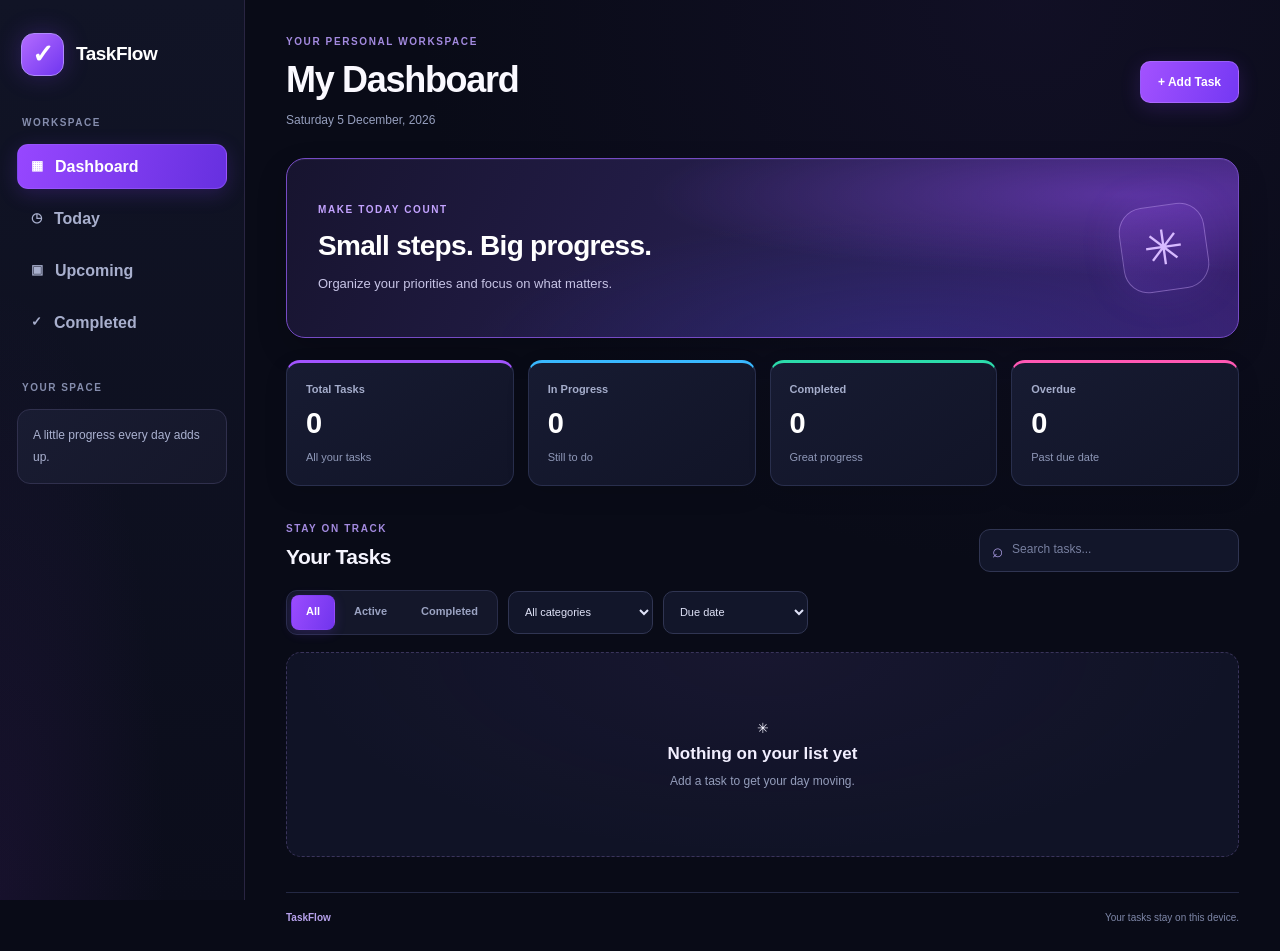
<file: Task-2/Dynamic-Task-Manager-and-Productivity-Tracker/index.html>
<!DOCTYPE html>
<html lang="en">
<head>
  <meta charset="UTF-8">
  <meta name="viewport" content="width=device-width, initial-scale=1.0">
  <meta name="description" content="TaskFlow — a simple, modern productivity dashboard.">
  <title>TaskFlow | Smart Task Manager</title>
  <link rel="stylesheet" href="style.css">
  <script src="script.js" defer></script>
</head>
<body>
  <div class="app">
    <aside class="sidebar">
      <a class="brand" href="#" aria-label="TaskFlow home">
        <span class="brand-icon">✓</span>
        <span>TaskFlow</span>
      </a>

      <p class="nav-label">WORKSPACE</p>
      <nav class="navigation" aria-label="Task views">
        <button class="nav-item active" data-view="all">▦ <span>Dashboard</span></button>
        <button class="nav-item" data-view="today">◷ <span>Today</span></button>
        <button class="nav-item" data-view="upcoming">▣ <span>Upcoming</span></button>
        <button class="nav-item" data-view="completed">✓ <span>Completed</span></button>
      </nav>

      <div class="sidebar-bottom">
        <p class="nav-label">YOUR SPACE</p>
        <p class="sidebar-note">A little progress every day adds up.</p>
      </div>
    </aside>

    <main class="main-content">
      <header class="topbar">
        <div>
          <p class="eyebrow">YOUR PERSONAL WORKSPACE</p>
          <h1>My Dashboard</h1>
          <p class="subheading" id="current-date"></p>
        </div>
        <button class="primary-button" id="open-task-form">+ Add Task</button>
      </header>

      <section class="welcome-panel">
        <div>
          <p class="eyebrow">MAKE TODAY COUNT</p>
          <h2>Small steps. Big progress.</h2>
          <p>Organize your priorities and focus on what matters.</p>
        </div>
        <div class="welcome-symbol" aria-hidden="true">✳</div>
      </section>

      <section class="stats-grid" aria-label="Task summary">
        <article class="stat-card">
          <p>Total Tasks</p>
          <strong id="total-count">0</strong>
          <span>All your tasks</span>
        </article>
        <article class="stat-card">
          <p>In Progress</p>
          <strong id="active-count">0</strong>
          <span>Still to do</span>
        </article>
        <article class="stat-card">
          <p>Completed</p>
          <strong id="completed-count">0</strong>
          <span>Great progress</span>
        </article>
        <article class="stat-card">
          <p>Overdue</p>
          <strong id="overdue-count">0</strong>
          <span>Past due date</span>
        </article>
      </section>

      <section class="tasks-section">
        <div class="section-heading">
          <div>
            <p class="eyebrow">STAY ON TRACK</p>
            <h2 id="list-heading">Your Tasks</h2>
          </div>
          <label class="search-box">
            <span aria-hidden="true">⌕</span>
            <input id="search-input" type="search" placeholder="Search tasks..." aria-label="Search tasks">
          </label>
        </div>

        <div class="task-controls">
          <div class="filter-tabs" aria-label="Filter by status">
            <button class="filter-tab active" data-filter="all">All</button>
            <button class="filter-tab" data-filter="active">Active</button>
            <button class="filter-tab" data-filter="completed">Completed</button>
          </div>

          <select id="category-filter" aria-label="Filter by category">
            <option value="all">All categories</option>
            <option value="Work">Work</option>
            <option value="Personal">Personal</option>
            <option value="Study">Study</option>
          </select>
          <select id="sort-select" aria-label="Sort tasks">
            <option value="date">Due date</option>
            <option value="priority">Priority</option>
            <option value="newest">Newest first</option>
          </select>
        </div>

        <div id="task-list" class="task-list" aria-live="polite"></div>
      </section>

      <footer class="footer">
        <span>TaskFlow</span>
        <span>Your tasks stay on this device.</span>
      </footer>
    </main>
  </div>

  <dialog id="task-dialog" class="task-dialog">
    <form id="task-form">
      <div class="dialog-heading">
        <div>
          <p class="eyebrow">PLAN YOUR NEXT STEP</p>
          <h2 id="dialog-title">Create a task</h2>
        </div>
        <button type="button" class="icon-button" id="close-dialog" aria-label="Close form">✕</button>
      </div>

      <label for="task-title">Task title *</label>
      <input id="task-title" name="title" maxlength="120" required placeholder="What needs to get done?">

      <label for="task-description">Description</label>
      <textarea id="task-description" name="description" rows="3" maxlength="500" placeholder="Add a few details (optional)"></textarea>

      <div class="form-row">
        <div>
          <label for="task-category">Category</label>
          <select id="task-category" name="category">
            <option>Work</option>
            <option>Personal</option>
            <option>Study</option>
          </select>
        </div>
        <div>
          <label for="task-priority">Priority</label>
          <select id="task-priority" name="priority">
            <option value="low">Low</option>
            <option value="medium" selected>Medium</option>
            <option value="high">High</option>
          </select>
        </div>
      </div>

      <label for="task-due-date">Due date</label>
      <input id="task-due-date" name="dueDate" type="date">

      <div class="dialog-actions">
        <button type="button" class="secondary-button" id="cancel-dialog">Cancel</button>
        <button type="submit" class="primary-button">Save Task</button>
      </div>
    </form>
  </dialog>
  
<dialog id="delete-dialog" class="task-dialog delete-dialog">
  <div class="delete-content">
    <div class="delete-icon" aria-hidden="true">!</div>

    <h2>Delete this task?</h2>
    <p id="delete-message">
      This task will be permanently removed from your list.
    </p>

    <div class="dialog-actions">
      <button type="button" class="secondary-button" id="cancel-delete">
        Cancel
      </button>
      <button type="button" class="delete-confirm-button" id="confirm-delete">
        Delete Task
      </button>
    </div>
  </div>
</dialog>
</body>
</html>
</file>
<file: Task-2/Dynamic-Task-Manager-and-Productivity-Tracker/style.css>
/* ==========================================
   TASKFLOW — BOLD PRODUCTIVITY DASHBOARD
   Dark navy • Neon purple • Electric blue
   ========================================== */

/* 1. Theme and reset */
:root {
  color-scheme: dark;
  --bg: #090b17;
  --sidebar: #0d1020;
  --panel: #12172a;
  --panel-hover: #191e35;
  --border: #292f4d;
  --text: #f5f4ff;
  --muted: #969fbe;
  --purple: #9747ff;
  --purple-dark: #6e35e8;
  --blue: #39b8ff;
  --green: #2cdbab;
  --pink: #ff58b4;
  --danger: #ff627c;
  --radius: 16px;
  --shadow: 0 12px 30px rgba(0, 0, 0, .18);
}

* {
  box-sizing: border-box;
}

html {
  min-height: 100%;
  scroll-behavior: smooth;
}

body {
  min-width: 320px;
  min-height: 100vh;
  margin: 0;
  background:
    radial-gradient(ellipse at 80% 0%, #30205a35, transparent 42%),
    var(--bg);
  color: var(--text);
  font-family: Inter, "Segoe UI", Arial, sans-serif;
  font-size: 14px;
  line-height: 1.6;
}

button,
input,
textarea,
select {
  font: inherit;
}

button {
  cursor: pointer;
}

button:focus-visible,
input:focus-visible,
select:focus-visible,
textarea:focus-visible,
a:focus-visible {
  outline: 2px solid #b48aff;
  outline-offset: 3px;
}

button:disabled {
  cursor: not-allowed;
  opacity: .55;
}

::selection {
  background: #8144ee;
  color: white;
}

/* 2. Main application layout */
.app {
  display: grid;
  grid-template-columns: 245px minmax(0, 1fr);
  min-height: 100vh;
  background: transparent;
}

/* 3. Dark sidebar */
.sidebar {
  position: sticky;
  top: 0;
  display: flex;
  flex-direction: column;
  align-self: start;
  min-height: 100vh;
  padding: 28px 17px;
  background:
    radial-gradient(ellipse at 0% 100%, #49227430, transparent 48%),
    linear-gradient(180deg, #111426, #0b0d1b);
  border-right: 1px solid #292542;
}

.brand {
  display: flex;
  align-items: center;
  gap: 12px;
  margin-bottom: 34px;
  padding: 5px 4px;
  color: white;
  font-size: 19px;
  font-weight: 800;
  letter-spacing: -.5px;
  text-decoration: none;
}

.brand-icon {
  display: grid;
  flex-shrink: 0;
  width: 43px;
  height: 43px;
  place-items: center;
  border: 1px solid #b08aff;
  border-radius: 13px;
  background: linear-gradient(135deg, #b36bff, #7036f0);
  box-shadow: 0 0 24px #8744ff40;
  color: white;
  font-size: 26px;
  font-weight: 800;
}

.nav-label {
  margin: 0 5px 13px;
  color: #858dad;
  font-size: 10px;
  font-weight: 800;
  letter-spacing: 1.5px;
}

.navigation {
  display: flex;
  flex-direction: column;
  gap: 7px;
}

.nav-item {
  display: flex;
  align-items: center;
  gap: 12px;
  width: 100%;
  min-height: 45px;
  padding: 0 13px;
  border: 1px solid transparent;
  border-radius: 11px;
  background: transparent;
  color: #a8afcd;
  text-align: left;
  font-size: 13px;
  font-weight: 600;
  transition: background .2s ease, color .2s ease,
    border-color .2s ease, box-shadow .2s ease;
}

.nav-item > span:first-child {
  font-size: 16px;
}

.nav-item:hover {
  background: #ffffff08;
  color: white;
}

.nav-item.active {
  border-color: #a16bff60;
  background: linear-gradient(105deg, #9747ff, #6630df);
  box-shadow: 0 5px 20px #813dff35;
  color: white;
}

.sidebar-bottom {
  margin-top: 35px;
}

.sidebar-note {
  margin: 0;
  padding: 15px;
  border: 1px solid #30304d;
  border-radius: 13px;
  background: linear-gradient(135deg, #191c32, #15172a);
  color: #aab1d0;
  font-size: 12px;
  line-height: 1.8;
}

/* 4. Main dashboard */
.main-content {
  min-width: 0;
  padding: 34px clamp(22px, 3.2vw, 48px) 20px;
}

.topbar {
  display: flex;
  align-items: center;
  justify-content: space-between;
  gap: 22px;
  margin-bottom: 28px;
}

.topbar > div {
  min-width: 0;
}

.eyebrow {
  margin: 0 0 8px;
  color: #a38adf;
  font-size: 10px;
  font-weight: 750;
  letter-spacing: 1.6px;
}

.topbar h1 {
  margin: 0;
  color: #faf9ff;
  font-size: clamp(27px, 3vw, 36px);
  font-weight: 800;
  line-height: 1.2;
  letter-spacing: -1.3px;
}

.subheading {
  margin: 10px 0 0;
  color: var(--muted);
  font-size: 12px;
}

/* 5. Buttons */
.primary-button,
.secondary-button,
.delete-confirm-button {
  display: inline-flex;
  align-items: center;
  justify-content: center;
  gap: 8px;
  min-height: 42px;
  padding: 0 17px;
  border: 1px solid transparent;
  border-radius: 10px;
  font-size: 12px;
  font-weight: 750;
  transition: transform .18s ease, box-shadow .18s ease,
    background .18s ease;
}

.primary-button {
  flex-shrink: 0;
  background: linear-gradient(110deg, #a352ff, #7438f3);
  border-color: #bd8aff70;
  box-shadow: 0 5px 20px #8b40ff30;
  color: white;
}

.primary-button:hover {
  box-shadow: 0 0 26px #8b40ff65;
  transform: translateY(-1px);
}

.secondary-button {
  border-color: var(--border);
  background: #20243a;
  color: #dce0f5;
}

.secondary-button:hover {
  background: #2b304a;
}

.delete-confirm-button {
  background: #d9365b;
  color: white;
}

.delete-confirm-button:hover {
  background: #f04468;
}

/* 6. Welcome banner */
.welcome-panel {
  position: relative;
  display: flex;
  align-items: center;
  justify-content: space-between;
  gap: 24px;
  min-height: 180px;
  overflow: hidden;
  margin-bottom: 22px;
  padding: 28px 31px;
  border: 1px solid #764bc5;
  border-radius: 19px;
  background:
    radial-gradient(ellipse at 88% 20%, #9b52ff62, transparent 40%),
    radial-gradient(ellipse at 65% 110%, #3c38bd45, transparent 50%),
    linear-gradient(115deg, #17142f, #282052 58%, #38216f);
  box-shadow: var(--shadow), inset 0 1px 0 #ffffff0d;
}

.welcome-panel > div:first-child {
  position: relative;
  z-index: 1;
}

.welcome-panel .eyebrow {
  color: #c3a3ff;
}

.welcome-panel h2 {
  margin: 10px 0;
  color: white;
  font-size: clamp(21px, 2.2vw, 28px);
  font-weight: 800;
  line-height: 1.3;
  letter-spacing: -.7px;
}

.welcome-panel p:not(.eyebrow) {
  margin: 0;
  color: #c7c4e6;
  font-size: 13px;
}

.welcome-symbol {
  display: grid;
  flex-shrink: 0;
  width: 86px;
  height: 86px;
  place-items: center;
  border: 1px solid #d4b4ff60;
  border-radius: 25px;
  background: linear-gradient(145deg, #a85aff35, #6738db20);
  box-shadow: 0 0 40px #9b52ff25;
  color: #d7baff;
  font-size: 48px;
  transform: rotate(-8deg);
}

/* 7. Statistics */
.stats-grid {
  display: grid;
  grid-template-columns: repeat(4, minmax(0, 1fr));
  gap: 14px;
  margin-bottom: 35px;
}

.stat-card {
  position: relative;
  min-width: 0;
  overflow: hidden;
  padding: 18px 19px;
  border: 1px solid var(--border);
  border-top: 3px solid var(--accent, var(--purple));
  border-radius: 14px;
  background:
    linear-gradient(145deg, #171b32, #111427);
  box-shadow: 0 8px 25px #00000018;
  transition: transform .2s ease, border-color .2s ease,
    box-shadow .2s ease;
}

.stat-card:nth-child(1) {
  --accent: #a254ff;
}

.stat-card:nth-child(2) {
  --accent: #39b8ff;
}

.stat-card:nth-child(3) {
  --accent: #2cdbab;
}

.stat-card:nth-child(4) {
  --accent: #ff58b4;
}

.stat-card:hover {
  border-color: var(--accent);
  box-shadow: 0 8px 27px #00000030;
  transform: translateY(-3px);
}

.stat-card p {
  margin: 0 0 7px;
  color: #a5adcb;
  font-size: 11px;
  font-weight: 600;
}

.stat-card strong {
  display: block;
  margin-bottom: 4px;
  color: white;
  font-size: 29px;
  font-weight: 800;
  line-height: 1.2;
  letter-spacing: -.8px;
}

.stat-card span {
  color: #8f98b8;
  font-size: 11px;
}

/* 8. Tasks section */
.tasks-section {
  min-width: 0;
  margin-top: 0;
}

.section-heading {
  display: flex;
  align-items: end;
  justify-content: space-between;
  gap: 20px;
  margin-bottom: 18px;
}

.section-heading > div {
  min-width: 0;
}

.section-heading .eyebrow {
  margin-bottom: 5px;
}

.section-heading h2 {
  margin: 0;
  color: #f6f5ff;
  font-size: 21px;
  font-weight: 800;
  line-height: 1.4;
  letter-spacing: -.5px;
}

/* Search field */
.search-box {
  display: flex;
  align-items: center;
  gap: 9px;
  width: min(100%, 260px);
  min-height: 43px;
  padding: 0 12px;
  border: 1px solid #303552;
  border-radius: 11px;
  background: #12162a;
  color: #a99be1;
  transition: border-color .2s ease, box-shadow .2s ease;
}

.search-box:focus-within {
  border-color: #8951e9;
  box-shadow: 0 0 0 3px #8b45ff18;
}

.search-box > span {
  font-size: 19px;
  line-height: 1;
}

.search-box input {
  width: 100%;
  min-width: 0;
  padding: 9px 0;
  border: 0;
  outline: 0;
  background: transparent;
  color: white;
  font-size: 12px;
}

.search-box input::placeholder {
  color: #777f9f;
}

.search-box input:focus-visible {
  outline: none;
}

/* Filter tabs and select menus */
.task-controls {
  display: flex;
  align-items: center;
  flex-wrap: wrap;
  gap: 10px;
  margin-bottom: 17px;
}

.filter-tabs {
  display: inline-flex;
  flex-wrap: wrap;
  gap: 4px;
  padding: 4px;
  border: 1px solid #292d49;
  border-radius: 11px;
  background: #14172a;
}

.filter-tab {
  min-height: 35px;
  padding: 0 14px;
  border: 1px solid transparent;
  border-radius: 8px;
  background: transparent;
  color: #9ba3c2;
  font-size: 11px;
  font-weight: 700;
  transition: background .2s ease, color .2s ease;
}

.filter-tab:hover {
  background: #25203d;
  color: white;
}

.filter-tab.active {
  background: linear-gradient(110deg, #9b4cff, #7135ed);
  box-shadow: 0 3px 12px #8544ff30;
  color: white;
}

.task-controls select {
  min-width: 145px;
  min-height: 43px;
  padding: 0 34px 0 12px;
  border: 1px solid #303552;
  border-radius: 10px;
  background: #12162a;
  color: #dfe2f7;
  font-size: 11px;
  cursor: pointer;
}

select option {
  background: #15192d;
  color: white;
}

/* 9. Task list and task cards */

/* 9. Task list and task cards */
.task-list {
  display: flex;
  flex-direction: column;
  gap: 12px;
  min-width: 0;
}

.task-card,
.task-item,
.task {
  min-width: 0;
  padding: 19px;
  border: 1px solid var(--border);
  border-radius: 14px;
  background: linear-gradient(135deg, #171b31, #111427);
  color: var(--text);
  box-shadow: var(--shadow);
  transition: border-color .2s ease, transform .2s ease;
}

.task-card:hover,
.task-item:hover,
.task:hover {
  border-color: #65449a;
  transform: translateY(-2px);
}

.task-title {
  color: var(--text);
  font-size: 15px;
  font-weight: 750;
  overflow-wrap: anywhere;
}

.task-description {
  color: var(--muted);
  font-size: 12px;
  overflow-wrap: anywhere;
}

.task-checkbox,
input[type="checkbox"] {
  accent-color: var(--purple);
  cursor: pointer;
}

.category-tag,
.category-badge {
  display: inline-block;
  padding: 4px 9px;
  border: 1px solid #7552b240;
  border-radius: 7px;
  background: #352452;
  color: #d9bdff;
  font-size: 10px;
  font-weight: 700;
}

.priority-tag,
.priority-badge {
  display: inline-block;
  padding: 4px 9px;
  border-radius: 7px;
  font-size: 10px;
  font-weight: 700;
}

.priority-high {
  background: #4a2038;
  color: #ff91c9;
}

.priority-medium {
  background: #46321e;
  color: #ffce87;
}

.priority-low {
  background: #123b34;
  color: #6ce9c1;
}

.due-tag,
.due-date {
  color: #a8b2d0;
  font-size: 11px;
}

/* Task actions */
.task-card button,
.task-item button,
.task button {
  display: inline-flex;
  align-items: center;
  justify-content: center;
  min-height: 35px;
  margin: 12px 7px 0 0;
  padding: 0 14px;
  border: 1px solid #65449a;
  border-radius: 8px;
  background: #292044;
  color: #decaff;
  font-size: 12px;
  font-weight: 700;
  text-decoration: none;
  transition: background .2s ease, border-color .2s ease;
}

.task-card button:hover,
.task-item button:hover,
.task button:hover {
  border-color: #a879ff;
  background: #49306e;
}

/* Keep the delete action visually distinct */
.task-card button:last-child,
.task-item button:last-child,
.task button:last-child {
  border-color: #713047;
  background: #351a2a;
  color: #ff91aa;
}

.task-card button:last-child:hover,
.task-item button:last-child:hover,
.task button:last-child:hover {
  border-color: var(--danger);
  background: #542136;
}

.icon-button {
  display: inline-grid;
  width: 34px;
  height: 34px;
  place-items: center;
  border: 1px solid transparent;
  border-radius: 9px;
  background: transparent;
  color: #aab1cf;
  transition: background .2s ease, color .2s ease;
}

.icon-button:hover {
  border-color: #46336a;
  background: #2a2044;
  color: #d5baff;
}


/* 10. Empty state */
.empty-state {
  display: flex;
  flex-direction: column;
  align-items: center;
  justify-content: center;
  min-height: 205px;
  padding: 30px 20px;
  border: 1px dashed #3a345b;
  border-radius: 15px;
  background:
    radial-gradient(ellipse at 50% 0%, #6b3a9c15, transparent 70%),
    #101326;
  text-align: center;
}

.empty-state h3 {
  margin: 0;
  color: #f2efff;
  font-size: 17px;
  font-weight: 750;
}

.empty-state p {
  margin: 5px 0 0;
  color: #949dbb;
  font-size: 12px;
}

/* 11. Task creation and editing dialog */
.task-dialog {
  width: min(500px, calc(100% - 30px));
  max-height: calc(100% - 32px);
  overflow-y: auto;
  padding: 27px;
  border: 1px solid #3a345d;
  border-radius: 18px;
  background:
    radial-gradient(ellipse at 100% 0%, #48286a35, transparent 55%),
    #14172b;
  box-shadow: 0 24px 80px #00000070;
  color: white;
}

.task-dialog::backdrop {
  background: #050611c9;
  backdrop-filter: blur(5px);
}

.task-dialog form {
  display: flex;
  flex-direction: column;
  gap: 10px;
}

.dialog-heading {
  display: flex;
  align-items: flex-start;
  justify-content: space-between;
  gap: 15px;
  margin-bottom: 12px;
}

.dialog-heading .eyebrow {
  margin-bottom: 5px;
}

.dialog-heading h2,
.delete-content h2 {
  margin: 0;
  color: white;
  font-size: 22px;
  font-weight: 800;
  letter-spacing: -.5px;
}

.task-dialog label {
  color: #d9dcf2;
  font-size: 12px;
  font-weight: 650;
}

.task-dialog input:not([type="checkbox"]),
.task-dialog textarea,
.task-dialog select {
  width: 100%;
  min-height: 42px;
  padding: 10px 12px;
  border: 1px solid #343955;
  border-radius: 9px;
  background: #0c1021;
  color: white;
  font-size: 12px;
}

.task-dialog textarea {
  min-height: 84px;
  resize: vertical;
}

.task-dialog input::placeholder,
.task-dialog textarea::placeholder {
  color: #777f9f;
}

.task-dialog input:focus,
.task-dialog textarea:focus,
.task-dialog select:focus {
  border-color: #9251f4;
  outline: none;
  box-shadow: 0 0 0 3px #8b45ff17;
}

.form-row {
  display: grid;
  grid-template-columns: repeat(2, minmax(0, 1fr));
  gap: 13px;
}

.form-row > div {
  display: flex;
  flex-direction: column;
  gap: 8px;
  min-width: 0;
}

.dialog-actions {
  display: flex;
  justify-content: flex-end;
  flex-wrap: wrap;
  gap: 9px;
  margin-top: 15px;
}

/* 12. Delete confirmation dialog */
.delete-dialog {
  width: min(410px, calc(100% - 30px));
}

.delete-content {
  text-align: center;
}

.delete-icon {
  display: grid;
  width: 52px;
  height: 52px;
  place-items: center;
  margin: 0 auto 17px;
  border: 1px solid #ff627c50;
  border-radius: 50%;
  background: #ff627c17;
  color: #ff718a;
  font-size: 26px;
  font-weight: 800;
}

.delete-content p {
  margin: 10px 0 0;
  color: #a4abc7;
  font-size: 12px;
  overflow-wrap: anywhere;
}

.delete-content .dialog-actions {
  justify-content: center;
  margin-top: 23px;
}

/* 13. Footer */
.footer {
  display: flex;
  justify-content: space-between;
  flex-wrap: wrap;
  gap: 10px;
  margin-top: 35px;
  padding: 17px 0 5px;
  border-top: 1px solid #242944;
  color: #7e87a8;
  font-size: 10px;
}

.footer span:first-child {
  color: #b7a2ec;
  font-weight: 750;
}

/* 14. Responsive layout */
@media (min-width: 1500px) {
  .main-content {
    padding-right: 48px;
    padding-left: 48px;
  }

  .welcome-panel {
    min-height: 195px;
  }

  .stat-card {
    padding: 22px;
  }
}

@media (max-width: 1100px) {
  .app {
    grid-template-columns: 215px minmax(0, 1fr);
  }

  .main-content {
    padding: 28px 22px;
  }

  .stats-grid {
    grid-template-columns: repeat(2, minmax(0, 1fr));
  }

  .welcome-panel {
    min-height: 160px;
  }
}

@media (max-width: 760px) {
  .app {
    grid-template-columns: 1fr;
  }

  .sidebar {
    position: relative;
    min-height: auto;
    padding: 15px;
    border-right: 0;
    border-bottom: 1px solid #292542;
  }

  .brand {
    margin-bottom: 16px;
  }

  .sidebar > .nav-label,
  .sidebar-bottom {
    display: none;
  }

  .navigation {
    flex-direction: row;
    flex-wrap: wrap;
    gap: 6px;
  }

  .nav-item {
    flex: 1 1 120px;
    width: auto;
    min-height: 40px;
    justify-content: center;
    padding: 0 8px;
  }

  .main-content {
    padding: 23px 16px;
  }

  .topbar {
    align-items: flex-start;
    flex-wrap: wrap;
  }

  .topbar .primary-button {
    width: 100%;
  }

  .welcome-panel {
    min-height: 145px;
    padding: 22px;
  }

  .welcome-symbol {
    width: 60px;
    height: 60px;
    border-radius: 18px;
    font-size: 34px;
  }

  .section-heading {
    align-items: stretch;
    flex-direction: column;
    gap: 13px;
  }

  .search-box {
    width: 100%;
  }

  .task-controls select {
    flex: 1 1 130px;
    min-width: 0;
  }
}

@media (max-width: 430px) {
  .stats-grid {
    gap: 10px;
  }

  .stat-card {
    padding: 14px;
  }

  .stat-card strong {
    font-size: 25px;
  }

  .welcome-panel {
    align-items: flex-start;
  }

  .welcome-symbol {
    width: 43px;
    height: 43px;
    font-size: 26px;
  }

  .filter-tabs {
    width: 100%;
  }

  .filter-tab {
    flex: 1;
    padding: 0 9px;
  }

  .form-row {
    grid-template-columns: 1fr;
  }

  .task-dialog {
    padding: 20px;
  }
}

/* 15. Respect reduced-motion preferences */
@media (prefers-reduced-motion: reduce) {
  *,
  *::before,
  *::after {
    scroll-behavior: auto !important;
    animation-duration: .01ms !important;
    transition-duration: .01ms !important;
  }
}


/* Task title and Edit/Delete buttons on one row */
.task-card {
  display: flex;
  align-items: flex-start;
  gap: 14px;
}

.task-card > .task-checkbox {
  flex-shrink: 0;
  margin: 5px 0 0;
}

.task-info {
  flex: 1;
  min-width: 0;
}

.task-title-row {
  display: flex;
  align-items: center;
  justify-content: space-between;
  gap: 16px;
  width: 100%;
  min-width: 0;
}

.task-title-row .task-title {
  flex: 1;
  min-width: 0;
  margin: 0;
  overflow-wrap: anywhere;
}

.task-actions {
  display: flex;
  align-items: center;
  justify-content: flex-end;
  flex-shrink: 0;
  gap: 8px;
  margin: 0 0 0 auto;
}

.task-actions .icon-button {
  display: inline-flex;
  align-items: center;
  justify-content: center;
  min-width: 58px;
  min-height: 34px;
  margin: 0;
  padding: 0 10px;
  border: 1px solid #393252;
  border-radius: 8px;
  background: #202039;
  color: #d8c8ff;
  font-size: 12px;
  font-weight: 650;
}

.task-actions .icon-button:hover {
  border-color: #9747ff;
  background: #30204d;
  color: #ffffff;
}

.task-actions .icon-button.delete {
  border-color: #673044;
  background: #321b2a;
  color: #ff8ca2;
}

.task-actions .icon-button.delete:hover {
  border-color: #ff627c;
  background: #512033;
  color: #ffffff;
}

.task-meta {
  display: flex;
  align-items: center;
  flex-wrap: wrap;
  gap: 8px;
  margin-top: 12px;
}

@media (max-width: 480px) {
  .task-card {
    gap: 9px;
    padding: 13px;
  }

  .task-title-row {
    align-items: flex-start;
    gap: 8px;
  }

  .task-actions {
    gap: 5px;
  }

  .task-actions .icon-button {
    min-width: auto;
    min-height: 30px;
    padding: 0 7px;
    font-size: 11px;
  }
}
</file>
